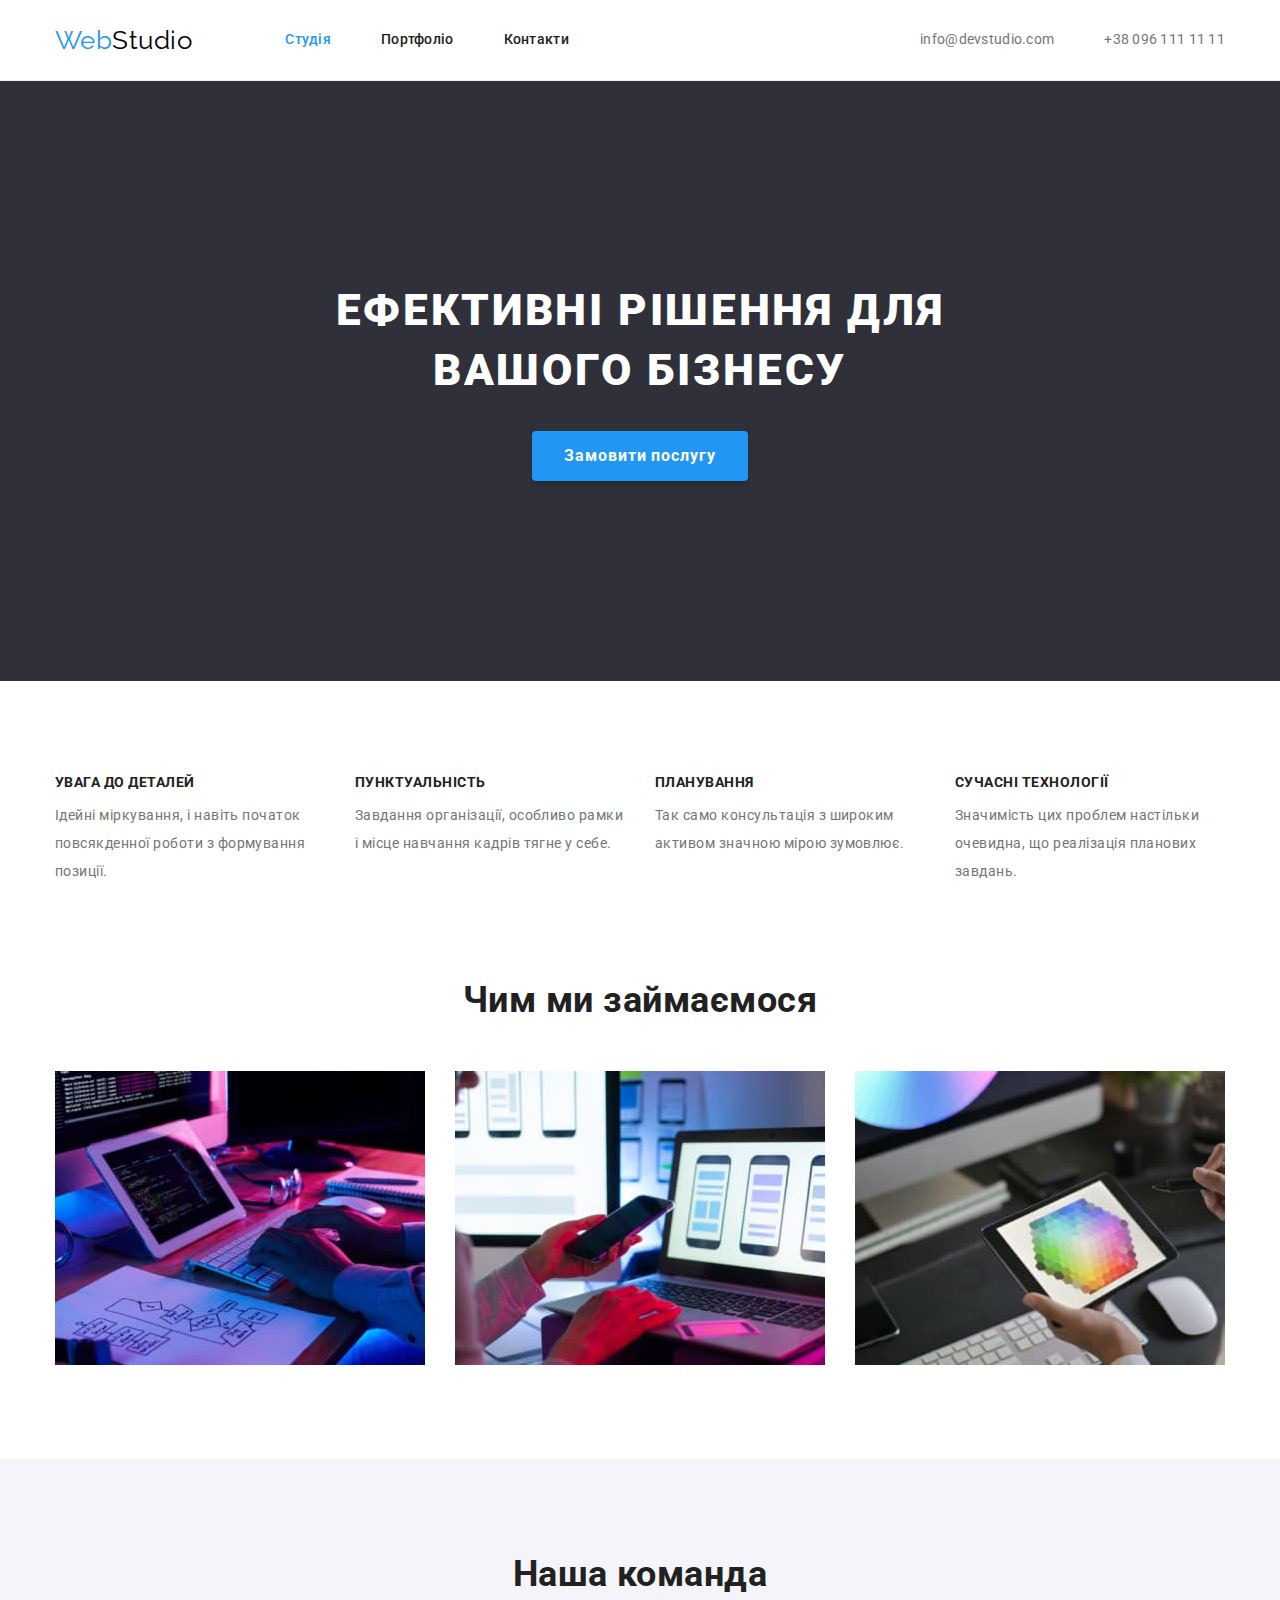
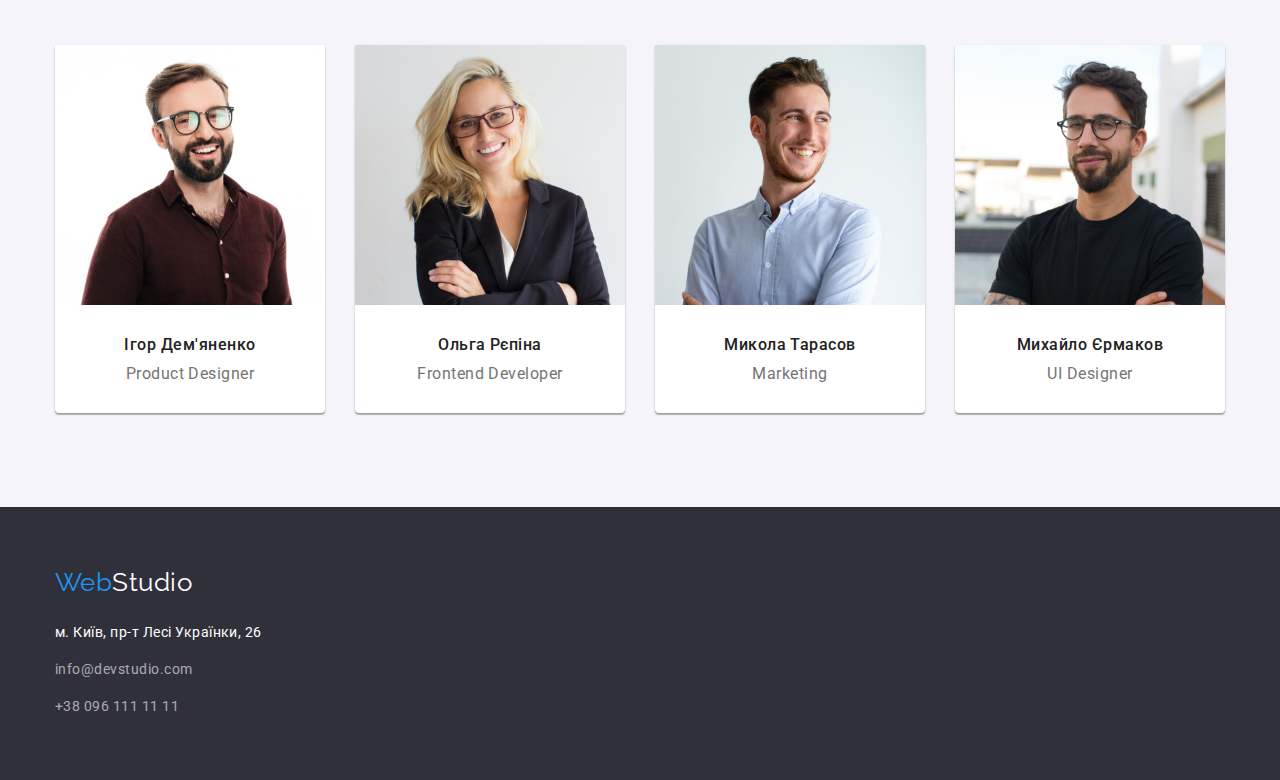
<file: index.html>
<!DOCTYPE html>
<html lang="uk">
<head>
    <meta charset="UTF-8">
    <meta http-equiv="X-UA-Compatible" content="IE=edge">
    <meta name="viewport" content="width=device-width, initial-scale=1.0">
    <title>Document</title>
    <link href="https://fonts.googleapis.com/css2?family=Raleway:wght@700&family=Roboto:wght@400;500;700;900&display=swap"
    rel="stylesheet">
    <link rel="stylesheet" href="https://cdnjs.cloudflare.com/ajax/libs/modern-normalize/1.1.0/modern-normalize.min.css">
    <link rel="stylesheet" href="./css/styles.css" >
</head>
<body>
    <!--шапка-->
    <header class="page-header">
        <div class="container header">
        <nav class="main-nav">
        <a href="./index.html" lang="en" class="link logo"><span class="logo-one">Web</span><span class="logo-two">Studio</span></a>

        <ul class="list header">
            <li class="item"><a href="./index.html" class="link linknav current">Студія</a></li>
            <li class="item"><a href="./portfolio.html" class="link linknav">Портфоліо</a></li>
            <li class="item"><a href="" class="link linknav">Контакти</a></li>
        </ul>
        </nav>
        <ul class="list nav">
            <li class="item"><a href="mailto:info@devstudio.com" class="link addressnav">info@devstudio.com</a></li>
            <li class="item"><a href="tel:+380961111111" class="link addressnav">+38 096 111 11 11</a></li>
        </ul>
    </div>
    </header>

    <main>
                   <!--герой-->
            <section class="hero">
                <h1 class="hero-title">Ефективні рішення для <br> вашого бізнесу</h1>
                <button type="button" class="button primary">Замовити послугу</button>
            </section>
            <!--особливості-->
            <section class="features">
                <div class="container">
                <h2 class="visually-hidden">Особливості</h2>
                <ul class="list qualities">
                    <li class="item">
                        <h3 class="section title">УВАГА ДО ДЕТАЛЕЙ</h3>
                        <p class="description">Ідейні міркування, і навіть початок повсякденної роботи з формування позиції.</p>
                    </li>
                    <li class="item">
                        <h3 class="section title">ПУНКТУАЛЬНІСТЬ</h3>
                        <p class="description">Завдання організації, особливо рамки і місце навчання кадрів тягне у себе.</p>
                    </li>
                    <li class="item">
                        <h3 class="section title">ПЛАНУВАННЯ</h3>
                        <p class="description">Так само консультація з широким активом значною мірою зумовлює.</p>
                    </li>
                    <li class="item">
                        <h3 class="section title">СУЧАСНІ ТЕХНОЛОГІЇ</h3>
                        <p class="description">Значимість цих проблем настільки очевидна, що реалізація планових завдань.</p>
                    </li>
                </ul>
            </div>
            </section>
            <!--чим ми займаємося-->
            <section class="jobs">
                <div class="container">
                <h2 class="section occupation">Чим ми займаємося</h2>
                <ul class="list work">
                    <li class="item">
                        <img src="./images/box1.jpg" alt="кодінг" width="370" >
                    </li>
                    <li class="item">
                        <img src="./images/box2.jpg" alt="пограмування" width="370" >
                    </li>
                    <li class="item">
                        <img src="./images/box3.jpg" alt="дизайн" width="370" >
                    </li>
                </ul>
            </section>
        </div>
            <!--наша команда-->
     <section class="section-comand">
        <div class="container">
        <h2 class="section occupation">Наша команда</h2>
        <ul class="list comand">
            <li class="item">
                <img src="./images/card1.jpg" alt="Ігор Дем'яненко" width="270" >
                <div class="comand-text">
                    <h3 class="section names">Ігор Дем'яненко</h3>
                    <p lang="en" class="people">Product Designer</p>
                </div>
            </li>
            <li class="item">
                <img src="./images/card2.jpg" alt="Ольга Рєпіна" width="270" >
                <div class="comand-text">
                <h3 class="section names">Ольга Рєпіна</h3>
                <p lang="en" class="people">Frontend Developer</p>
                </div>
            </li>
            <li class="item">
                <img src="./images/card3.jpg" alt="Микола Тарасов" width="270" >
                <div class="comand-text">
                <h3 class="section names">Микола Тарасов</h3>
                <p lang="en" class="people">Marketing</p>
                </div>
            </li>
            <li class="item">
                <img src="./images/card4.jpg" alt="Михайло Єрмаков" width="270" >
                <div class="comand-text">
                <h3 class="section names">Михайло Єрмаков</h3>
                <p lang="en" class="people">UI Designer</p>
                </div>
            </li>
        </ul>
    </section>
</div>

    </main>
     <footer class="page-footer">
        <!--футер-->
        <div class="container footer">
              <a href="./index.html" lang="en" class="link logo"><span class="logo-one">Web</span><span class="logo-three">Studio</span></a>
            <address class="address">
            <p class="addressfooter">м. Київ, пр-т Лесі Українки, 26</p>
        <ul class="list final">
            <li class="item">
            <a href="mailto:info@devstudio.com" class="linkfooter">info@devstudio.com</a><br>
            </li>
            <li class="item">
            <a href="tel:+380961111111" class="linkfooter">+38 096 111 11 11</a>
            </li>
        </ul>
        </address>
      </div>
    </footer>
</body>
</html>
</file>
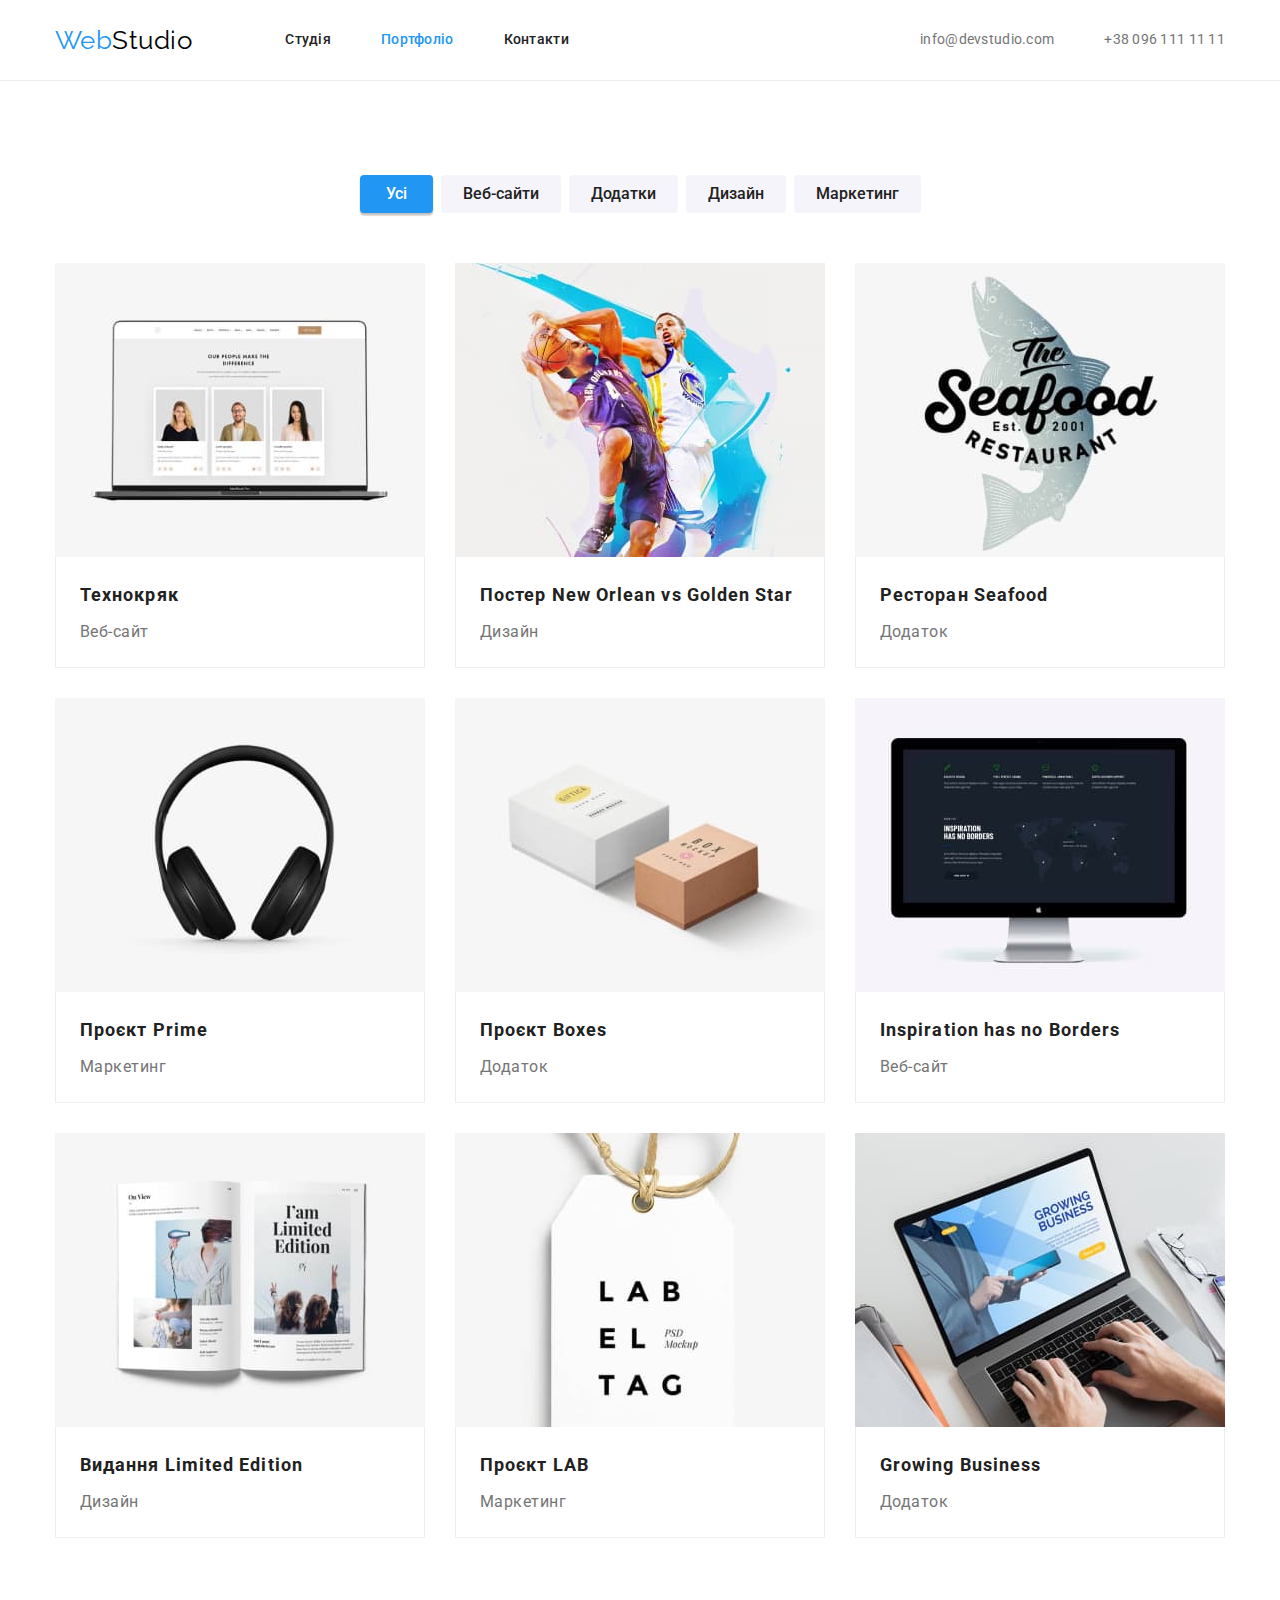
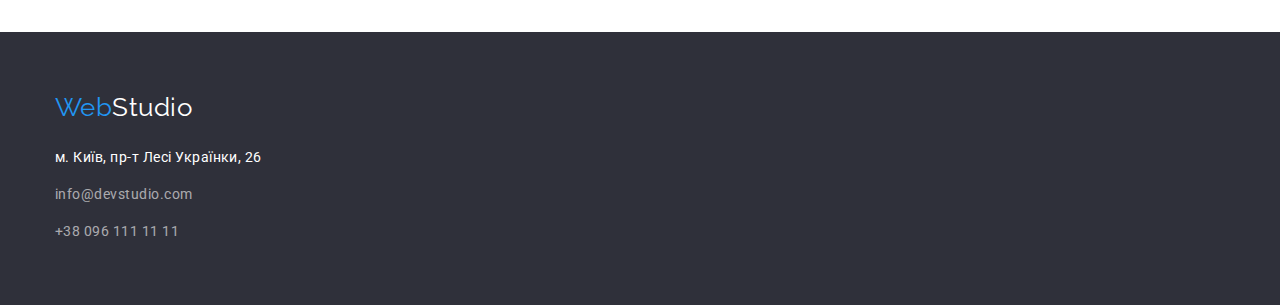
<file: portfolio.html>
<!DOCTYPE html>
<html lang="uk">

<head>
    <meta charset="UTF-8">
    <meta http-equiv="X-UA-Compatible" content="IE=edge">
    <meta name="viewport" content="width=device-width, initial-scale=1.0">
    <title>Portfolio</title>
    <link href="https://fonts.googleapis.com/css2?family=Raleway:wght@700&family=Roboto:wght@400;500;700;900&display=swap"
        rel="stylesheet">
    <link rel="stylesheet" href="https://cdnjs.cloudflare.com/ajax/libs/modern-normalize/1.1.0/modern-normalize.min.css">    
    <link rel="stylesheet" href="./css/styles.css" >
</head>

<body>
    <!--шапка-->

    <header class="page-header">
        <div class="container header">
        <nav class="main-nav">
        <a href="./index.html" lang="en" class="link logo"><span class="logo-one">Web</span><span class="logo-two">Studio</span></a>

        <ul class="list header">
            <li class="item"><a href="./index.html" class="link linknav">Студія</a></li>
            <li class="item"><a href="./portfolio.html" class="link linknav current">Портфоліо</a></li>
            <li class="item"><a href="" class="link linknav">Контакти</a></li>
        </ul>
        </nav>
        <ul class="list nav">
            <li class="item">
                <a href="mailto:info@devstudio.com" class="link addressnav">info@devstudio.com</a>
            </li>
            <li class="item">
                <a href="tel:+380961111111" class="link addressnav">+38 096 111 11 11</a>
            </li>
        </ul>
    </div>
    </header>

    <main>
<section class="projects">
    <!--Портфоліо-->
    <div class="container">
    <!--скритий заголовок секції-->
    <h1 class="visually-hidden">Портфоліо</h1>
  <ul class="button selector">
    <li class="item"><button type="button" class="button primary portfolio">Усі</button></li>
    <li class="item"><button type="button" class="button secondary portfolio">Веб-сайти</button></li>
    <li class="item"><button type="button" class="button secondary portfolio">Додатки</button></li>
    <li class="item"><button type="button" class="button secondary portfolio">Дизайн</button></li>
    <li class="item"><button type="button" class="button secondary portfolio">Маркетинг</button></li>
</ul>

  <ul class="list gallery">
    
    <li class="item">
        <a href="#" class="cardlink">
        <img src="./images/img.jpg" alt="Технокряк" width="370" height="294" >
        <div class="card-text">
        <h2 class="section-title">Технокряк</h2>
        <p class="resources">Веб-сайт</p>
    </div> 
    </a>
    </li>

    <li class="item">
        <a href="#" class="cardlink">   
        <img src="./images/img2.jpg" alt="Постер New Orlean vs Golden Star" width="370" height="294" >
        <div class="card-text">
        <h2 class="section-title">Постер <span lang="en">New Orlean vs Golden Star</span></h2>
        <p class="resources">Дизайн</p>
    </div>
        </a>

    </li>
    <li class="item">
        <a href="#" class="cardlink"> 
        <img src="./images/img3.jpg" alt="Ресторан Seafood" width="370" height="294" >
        <div class="card-text">
        <h2 class="section-title">Ресторан <span lang="en">Seafood</span></h2>
        <p class="resources">Додаток</p>
    </div>
    </a>
    </li>
    <li class="item">
        <a href="#" class="cardlink">
        <img src="./images/img4.jpg" alt="Проєкт Prime" width="370" height="294" >
        <div class="card-text">
        <h2 class="section-title">Проєкт <span lang="en">Prime</span></h2>
        <p class="resources">Маркетинг</p>
    </div>
    </a>
    </li>
    <li class="item">
        <a href="#" class="cardlink">
        <img src="./images/img5.jpg" alt="Проєкт Boxes" width="370" height="294" >
        <div class="card-text">
        <h2 class="section-title">Проєкт <span lang="en">Boxes</span></h2>
        <p class="resources">Додаток</p>
    </div>
    </a>
    </li>
    <li class="item">
        <a href="#" class="cardlink"> 
        <img src="./images/img6.jpg" alt="Inspiration has no Borders" width="370" height="294" >
        <div class="card-text">
        <h2 lang="en" class="section-title">Inspiration has no Borders</h2>
        <p class="resources">Веб-сайт</p>
    </div>
    </a>
    </li>
    <li class="item">
        <a href="#" class="cardlink">  
        <img src="./images/img7.jpg" alt="Видання Limited Edition" width="370" height="294" >
        <div class="card-text">
        <h2 class="section-title">Видання <span lang="en">Limited Edition</span></h2>
        <p class="resources">Дизайн</p>
    </div>
       </a>
    </li>
    <li class="item">
        <a href="#" class="cardlink">  
        <img src="./images/img8.jpg" alt="Проєкт LAB" width="370" height="294" >
        <div class="card-text">
        <h2 class="section-title">Проєкт <span lang="en">LAB</span></h2>
        <p class="resources">Маркетинг</p>
    </div>
        </a>
    </li>
    <li class="item">
        <a href="#" class="cardlink"> 
        <img src="./images/img9.jpg" alt="Growing Business" width="370" height="294" >
        <div class="card-text">
        <h2 lang="en" class="section-title">Growing Business</h2>
        <p class="resources">Додаток</p>
        </div>
        </a>
    </li>
  </ul>

</section>
</div>
    </main>
    <footer class="page-footer">
        <!--футер-->
        <div class="container footer">
              <a href="./index.html" lang="en" class="link logo"><span class="logo-one">Web</span><span class="logo-three">Studio</span></a>
            <address class="address">
            <p class="addressfooter">м. Київ, пр-т Лесі Українки, 26</p>
        <ul class="list final">
            <li class="item">
            <a href="mailto:info@devstudio.com" class="linkfooter">info@devstudio.com</a><br>
            </li>
            <li class="item">
            <a href="tel:+380961111111" class="linkfooter">+38 096 111 11 11</a>
            </li>
        </ul>
        </address>
      </div>
    </footer>
</body>
        
</html>
</file>
<file: css/styles.css>
:root {
    --primary-text-color: #757575;
    --title-text-color: #212121;
    --accent-color:  #2196F3;
    --primary-white-color: #ffffff;
    --bg-color-footer-hero: #2F303A;
    --bg-color-section: #F5F4FA;
    --primary-black-color: #000000;
    --gallery-gap: 30px;
}

body {
    background-color: var(--primary-white-color);
    color: var(--primary-text-color);
    font-family: Roboto, sans-serif;
    letter-spacing: 0.03em;
}
img {
    display: block;
}
.container {
    width: 1200px;
    padding-left: 15px;
    padding-right: 15px;
    margin: 0 auto;
}
h1, h2, h3, p {
    margin-top: 0;
    margin-bottom: 0;
}
.list {
    list-style: none;
    margin-bottom: 0;
    margin-top: 0;
    padding: 0;
}
.container.header {
    display: flex;
    align-items: center;
    
    
}
.page-header {
    border-bottom: 1px solid #ECECEC;      
}
.main-nav {
    display: flex;
    align-items: center;
}
.list.header {
    display: flex;
    margin-left: 93px;
}
.list.header .item:not(:last-child) {
    margin-right: 50px;
}
.list.header .link {
    display: block;
    padding-top: 32px;
    padding-bottom: 32px;
}
.list.nav {
    display: flex;
    margin-bottom: 0;
    margin-left: auto;
}
.list.nav .item:not(:last-child) {
    margin-right: 50px;
}
.list.nav .link {
    display: block;
    padding-top: 32px;
    padding-bottom: 32px;
}
/*logo*/
.logo {
    margin-top: 0;
    margin-bottom: 0;

    font-family: Raleway, sans-serif;
    font-size: 26px;
    line-height: 1.19;
}
.logo>.logo-one {
    color: var(--accent-color);
    }
.logo>.logo-two {
    color: var(--primary-black-color);
        }
.logo>.logo-three {
    color: var(--primary-white-color);
       }

.link {
    text-decoration: none;
}

/*стилізація навігації*/
.linknav {
    color: var(--title-text-color);
    font-weight: 500;
    font-size: 14px;
    line-height: 1.14;
    letter-spacing: 0.02em;
}
.linknav:hover,
.linknav:focus,
.linknav.current {
    color: var(--accent-color);
}
.addressnav {
    color: var(--primary-text-color);
    font-size: 14px;
    line-height: 1.14;
    letter-spacing: 0.02em;
}
.addressnav:hover,
.addressnav:focus {
    color: var(--accent-color);
}

/*hero*/
.hero {
    background-color: var(--bg-color-footer-hero);
    text-align: center;
    padding-top: 200px;
    padding-bottom: 200px;
}
.hero-title {
    margin-bottom: 30px;

     color: var(--primary-white-color);
     font-weight: 900;
     font-size: 44px;
     line-height: 1.36;
     letter-spacing: 0.06em;
     text-transform: uppercase;

}
/*секція кнопок у потрфоліо*/
.selector {
    margin-top: 0;
    margin-bottom: 50px;
    padding-left: 0;
    display: flex;
    justify-content: center;
}
.selector .item:not(:last-child) {
    margin-right: 8px;
}


/*секція особливості*/
.features {
    padding-top: 94px;
    padding-bottom: 94px;

}

/*заголовок в секции особливості*/
.section.title {
    margin-bottom: 10px;
}
.qualities {
    display: flex;
}
.qualities > .item {
    width: 270px;

}
.qualities > .item {
    flex-basis: calc(100%-3*var(--gallery-gap)/ 4);   
}
.qualities > .item:not(:nth-last-child(-n+1)) {
    margin-right: var(--gallery-gap);
}



/*секція чим ми займаємося*/
.jobs {
    padding-top: 0;
    padding-bottom: 94px;
}
.section {
    color: var(--title-text-color);
}
/*заголовок секції jobs чим ми займаємося*/
.occupation {
    margin-bottom: 50px;
    
    font-size: 36px;
    line-height: 1.17;
    text-align: center;
}
.work {
    display: flex;
    flex-wrap: wrap;
}
.work > .item {
    flex-basis: calc(100%-2*var(--gallery-gap)/ 3);   
}
.work > .item:not(:nth-last-child(-n+1)) {
    margin-right: var(--gallery-gap);
}

/*секція наша команда*/
.section-comand {
    padding-top: 94px;
    padding-bottom: 94px;

    background-color: var(--bg-color-section);
}
.comand {
    display: flex;
    flex-wrap: wrap;
}
.comand > .item {
    flex-basis: calc(100%-3*var(--gallery-gap)/4);  
    box-shadow: 0px 1px 3px rgba(0, 0, 0, 0.12), 0px 1px 1px rgba(0, 0, 0, 0.14), 
    0px 2px 1px rgba(0, 0, 0, 0.2);
    border-radius: 0px 0px 4px 4px;
    background-color: var(--primary-white-color);
}
.comand > .item:not(:nth-last-child(-n+1)){
    margin-right: var(--gallery-gap);
}
.comand-text {
    padding-top: 30px;
    padding-bottom: 30px;
    text-align: center;
    
}
.names {
    margin-bottom: 10px;

    font-weight: 500;
    font-size: 16px;
    line-height: 1.19;
}
.people {
    font-size: 16px;
    line-height: 1.19;
}
/*секція projects портфоліо*/
.projects {
    padding-top: 94px;
    padding-bottom: 94px;  
}
.resources {
    font-size: 16px;
    line-height: 1.88;
    color: var(--primary-text-color);   
}
.section-title {
    margin-bottom: 4px;
  
    color: var(--title-text-color);
    font-size: 18px;
    line-height: 2;
    letter-spacing: 0.06em;   
}
.cardlink {
    text-decoration: none;
}
/*футер*/
.page-footer {
    background-color: var(--bg-color-footer-hero);
    padding-top: 60px;
    padding-bottom: 60px;
}
.footer {


    color:var(--primary-white-color);
    
}
.address {
    margin-top: 20px;
    margin-bottom: 0;
    min-width: 231px;
        
}
.addressfooter {
    
    font-size: 14px;
    line-height: 2;
    font-style: normal;
}

.linkfooter:hover,
.linkfooter:focus {
    color: var(--accent-color);
}
.footeraddress {
    margin-top: 20px;    
}

.final > .item {
    margin-top: 9px;
    margin-bottom: 0;

}
.linkfooter {
   
    display: inline-block;
    color: rgba(255, 255, 255, 0.6);
    text-decoration: none;
    font-size: 14px;
    line-height: 2;
    font-style: normal;

}

/*особливості*/
.title {
    font-size: 14px;
    line-height: 1.14;
    text-transform: uppercase;
}
/*абзац в секции особенности*/
.description {
    font-size: 14px;
    line-height: 2;   
}

/*Кнопки*/
.button {
    font-weight: 500;
    font-size: 16px;
    line-height: 1.62;
    border: transparent;
    border-radius: 4px;
    cursor: pointer;
    list-style: none;

}
.button.primary {
    background-color: var(--accent-color);
    color: var(--primary-white-color);
    

}
.button.secondary {
    background-color: var(--bg-color-section);
    color: var(--title-text-color);
}
.button.secondary:hover {
    background-color: var(--accent-color);
    color: var(--primary-white-color);
}
.hero > .button.primary {
    padding: 10px 32px;
    min-width: 216px;
    text-align: center;
    box-shadow: 0px 4px 4px rgba(0, 0, 0, 0.15);
    border-radius: 4px;
    
    font-weight: 700;
    line-height: 1.88;
    letter-spacing: 0.06em;
}
.button.portfolio {
    padding: 6px 22px;
    min-width: 73px;
    text-align: center;
}
.primary.portfolio {
    box-shadow: 0px 3px 1px rgba(0, 0, 0, 0.1), 0px 1px 2px rgba(0, 0, 0, 0.08), 0px 2px 2px rgba(0, 0, 0, 0.12);
}
/*скриті заголовки*/
.visually-hidden {
    position: absolute;
    white-space: nowrap;
    width: 1px;
    height: 1px;
    overflow: hidden;
    border: 0;
    padding: 0;
    clip: rect(0 0 0 0);
    clip-path: inset(50%);
    margin: -1px;
}
/*ceкція в Портфоліо з галереєю картинок*/
.gallery {
    display: flex;
    flex-wrap: wrap;
   
    margin-bottom: -1*var(--gallery-gap);
}
.gallery > .item {
    flex-basis: calc(100%-2*var(--gallery-gap)/ 3);    
}

.gallery > .item:not(:nth-last-child(-n+3)){
    margin-bottom: var(--gallery-gap);
}
.gallery > .item:not(:nth-child(3n+3)){
    margin-right: var(--gallery-gap);
}
/*текстовий контент в картках портфоліо*/
.card-text {
    padding: 20px 24px;
    border-bottom: 1px solid #EEEEEE;
    border-left: 1px solid #EEEEEE;
    border-right: 1px solid #EEEEEE;
}
</file>
